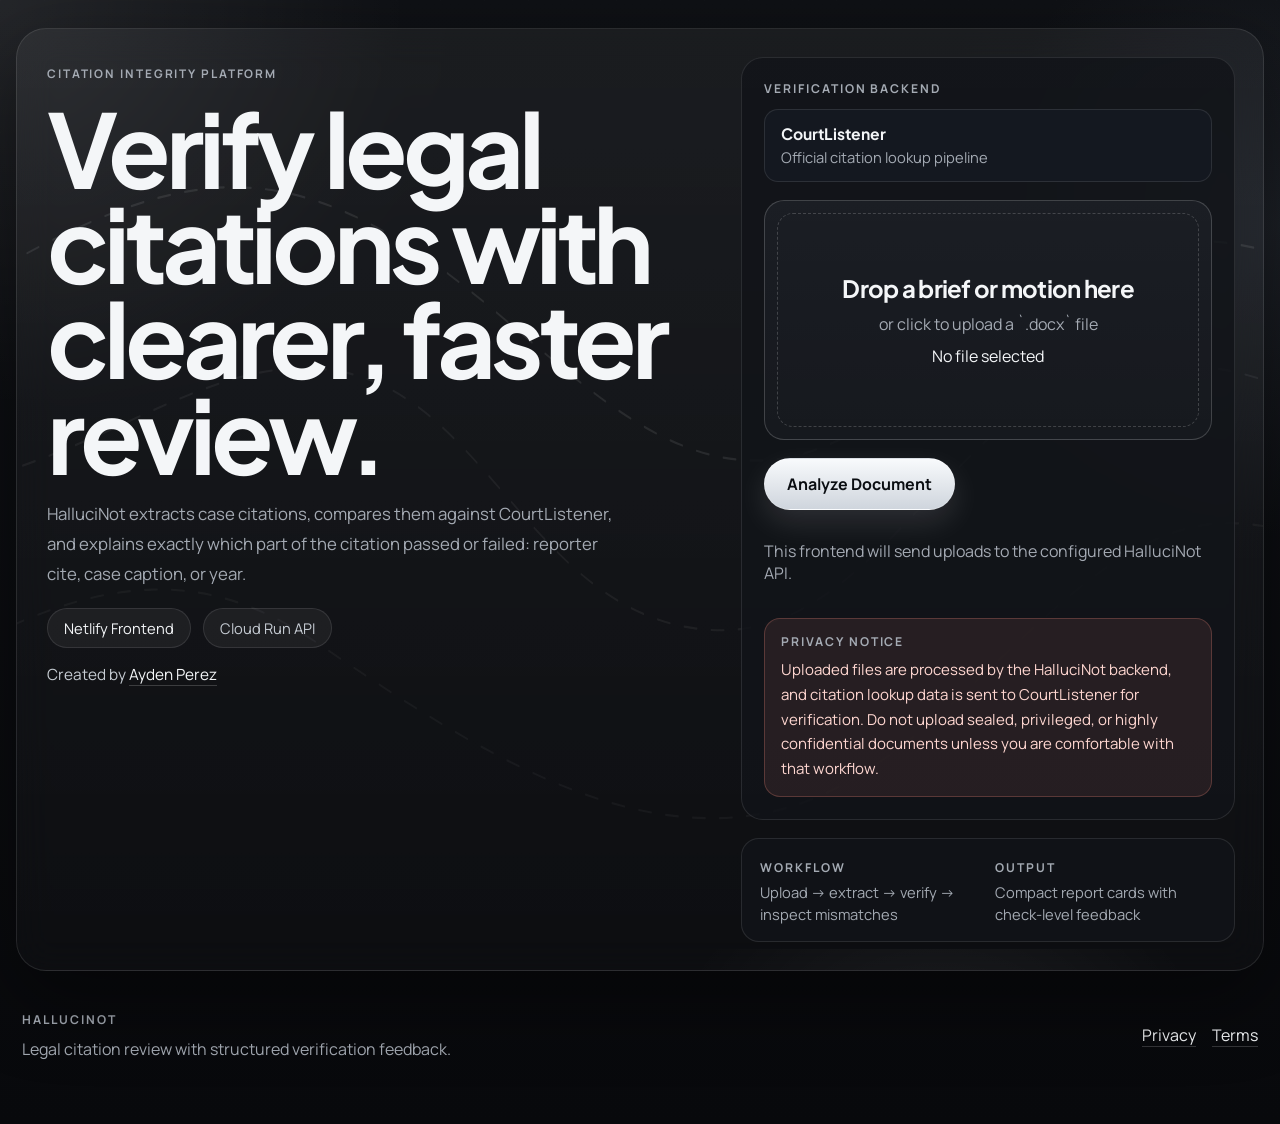
<file: frontend/index.html>
<!doctype html>
<html lang="en">
  <head>
    <meta charset="utf-8">
    <meta name="viewport" content="width=device-width, initial-scale=1">
    <title>HalluciNot</title>
    <link rel="stylesheet" href="./styles.css">
  </head>
  <body>
    <main class="app-shell">
      <section class="hero-panel panel">
        <div class="hero-background" aria-hidden="true">
          <svg viewBox="0 0 1200 520" preserveAspectRatio="none">
            <path d="M-40 140C132 82 228 70 360 114C490 157 592 245 726 238C861 231 947 130 1110 118C1222 110 1328 156 1370 180" />
            <path d="M-20 246C118 222 206 176 318 190C456 208 502 326 668 332C828 338 904 202 1056 188C1180 176 1276 208 1350 246" />
            <path d="M-80 352C86 296 186 300 286 338C430 394 582 452 730 432C894 410 1000 286 1144 274C1246 266 1336 310 1398 344" />
          </svg>
        </div>
        <div class="hero-copy">
          <p class="kicker">Citation Integrity Platform</p>
          <h1>Verify legal citations with clearer, faster review.</h1>
          <p class="hero-text">
            HalluciNot extracts case citations, compares them against CourtListener, and explains exactly
            which part of the citation passed or failed: reporter cite, case caption, or year.
          </p>
          <div class="hero-pills">
            <span class="hero-pill">Netlify Frontend</span>
            <span class="hero-pill muted-pill">Cloud Run API</span>
          </div>
          <p class="hero-credit">
            Created by
            <a href="https://www.linkedin.com/in/ayden-perez-929ab4307/" target="_blank" rel="noreferrer">Ayden Perez</a>
          </p>
        </div>

        <aside class="control-panel">
          <form id="analyze-form" class="uploader-form">
            <div class="field fixed-backend">
              <span class="field-label">Verification backend</span>
              <div class="backend-lockup">
                <strong>CourtListener</strong>
                <span>Official citation lookup pipeline</span>
              </div>
            </div>

            <label class="dropzone" for="document">
              <input id="document" name="document" type="file" accept=".docx" required>
              <span class="dropzone-grid"></span>
              <div class="dropzone-copy">
                <strong>Drop a brief or motion here</strong>
                <span>or click to upload a `.docx` file</span>
                <em id="file-name">No file selected</em>
              </div>
            </label>

            <div class="actions">
              <button type="submit">Analyze Document</button>
              <p class="hint" id="api-status">This frontend will send uploads to the configured HalluciNot API.</p>
            </div>

            <div class="privacy-notice" role="note" aria-label="Privacy notice">
              <span class="section-label">Privacy Notice</span>
              <p>
                Uploaded files are processed by the HalluciNot backend, and citation lookup data is sent
                to CourtListener for verification. Do not upload sealed, privileged, or highly confidential documents
                unless you are comfortable with that workflow.
              </p>
            </div>
          </form>

          <div class="micro-panel">
            <div>
              <span class="micro-label">Workflow</span>
              <p>Upload → extract → verify → inspect mismatches</p>
            </div>
            <div>
              <span class="micro-label">Output</span>
              <p>Compact report cards with check-level feedback</p>
            </div>
          </div>
        </aside>
      </section>

      <section id="error-box" class="panel error-panel hidden"></section>

      <section id="results-shell" class="results-shell hidden">
        <section class="summary-band" id="stats-grid"></section>

        <section class="report-panel panel">
          <div class="report-header">
            <div>
              <p class="kicker report-kicker">Results · CourtListener</p>
              <h2>Citation Report</h2>
              <p class="report-subtitle">Each citation card shows the citation text, the matched case, and the exact checks used to verify or reject it.</p>
            </div>
            <button id="download-json" class="secondary" type="button">Download JSON</button>
          </div>

          <div class="results-controls">
            <div class="legend">
              <span class="legend-dot verified"></span><span>Verified</span>
              <span class="legend-dot rejected"></span><span>Rejected</span>
              <span class="legend-dot ambiguous"></span><span>Ambiguous</span>
              <span class="legend-dot neutral"></span><span>Not Found / Other</span>
            </div>
            <p class="results-note">Long captions and verification evidence are compressed into cards instead of overflowing into a raw table.</p>
          </div>

          <div id="results-body" class="results-grid"></div>
        </section>
      </section>

      <footer class="site-footer">
        <div class="footer-copy">
          <span class="section-label">HalluciNot</span>
          <p>Legal citation review with structured verification feedback.</p>
        </div>
        <nav class="footer-links" aria-label="Legal">
          <a href="./privacy.html">Privacy</a>
          <a href="./terms.html">Terms</a>
        </nav>
      </footer>
    </main>

    <div id="loading-overlay" class="loading-overlay hidden" aria-live="polite" aria-busy="true">
      <div class="loading-card">
        <div class="loading-spinner"></div>
        <strong>Analyzing document</strong>
        <p>Extracting citations, checking CourtListener, and building your report.</p>
      </div>
    </div>

    <script src="./config.js"></script>
    <script src="./app.js"></script>
  </body>
</html>
</file>
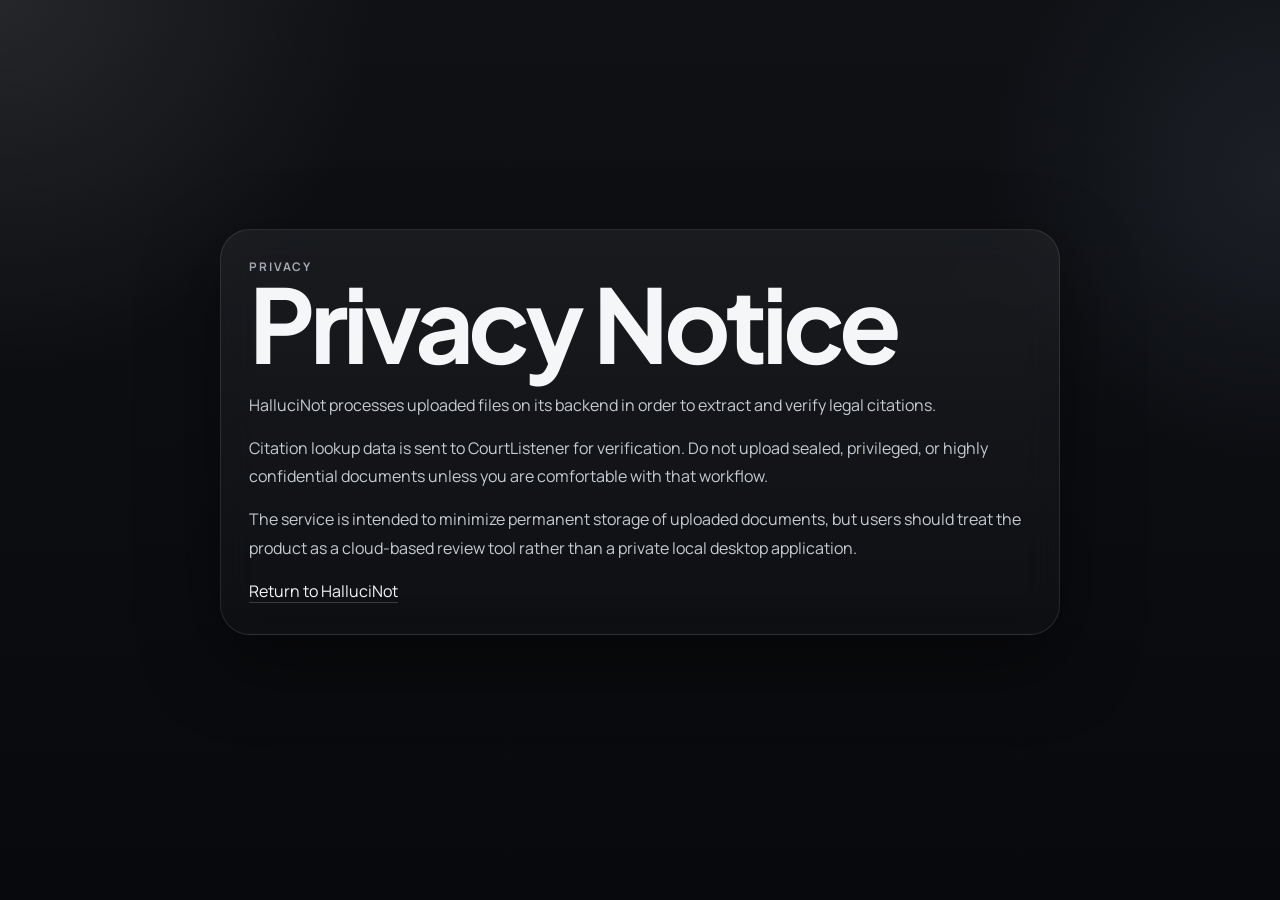
<file: frontend/privacy.html>
<!doctype html>
<html lang="en">
  <head>
    <meta charset="utf-8">
    <meta name="viewport" content="width=device-width, initial-scale=1">
    <title>HalluciNot Privacy</title>
    <link rel="stylesheet" href="./styles.css">
  </head>
  <body>
    <main class="app-shell legal-shell">
      <section class="panel legal-panel">
        <p class="kicker">Privacy</p>
        <h1>Privacy Notice</h1>
        <div class="legal-copy">
          <p>HalluciNot processes uploaded files on its backend in order to extract and verify legal citations.</p>
          <p>Citation lookup data is sent to CourtListener for verification. Do not upload sealed, privileged, or highly confidential documents unless you are comfortable with that workflow.</p>
          <p>The service is intended to minimize permanent storage of uploaded documents, but users should treat the product as a cloud-based review tool rather than a private local desktop application.</p>
          <p><a href="./index.html">Return to HalluciNot</a></p>
        </div>
      </section>
    </main>
  </body>
</html>
</file>
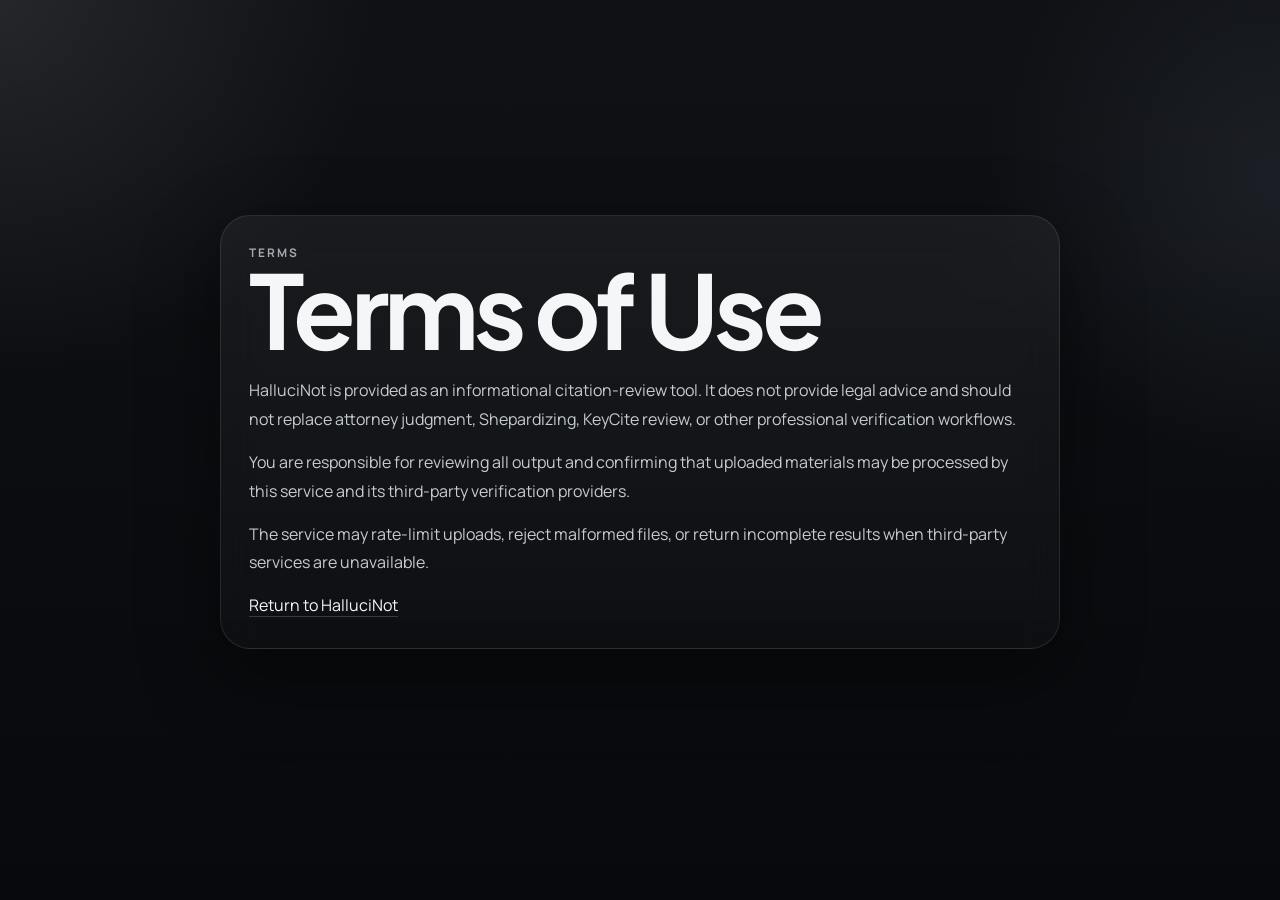
<file: frontend/terms.html>
<!doctype html>
<html lang="en">
  <head>
    <meta charset="utf-8">
    <meta name="viewport" content="width=device-width, initial-scale=1">
    <title>HalluciNot Terms</title>
    <link rel="stylesheet" href="./styles.css">
  </head>
  <body>
    <main class="app-shell legal-shell">
      <section class="panel legal-panel">
        <p class="kicker">Terms</p>
        <h1>Terms of Use</h1>
        <div class="legal-copy">
          <p>HalluciNot is provided as an informational citation-review tool. It does not provide legal advice and should not replace attorney judgment, Shepardizing, KeyCite review, or other professional verification workflows.</p>
          <p>You are responsible for reviewing all output and confirming that uploaded materials may be processed by this service and its third-party verification providers.</p>
          <p>The service may rate-limit uploads, reject malformed files, or return incomplete results when third-party services are unavailable.</p>
          <p><a href="./index.html">Return to HalluciNot</a></p>
        </div>
      </section>
    </main>
  </body>
</html>
</file>
<file: frontend/styles.css>
@import url("https://fonts.googleapis.com/css2?family=Plus+Jakarta+Sans:wght@400;500;600;700;800&family=Manrope:wght@400;500;600;700&display=swap");

:root {
  color-scheme: light;
  --bg: #0b0d10;
  --bg-soft: #111418;
  --panel: rgba(18, 21, 26, 0.84);
  --panel-strong: rgba(23, 26, 32, 0.94);
  --panel-muted: rgba(255, 255, 255, 0.04);
  --line: rgba(255, 255, 255, 0.1);
  --line-strong: rgba(255, 255, 255, 0.18);
  --text: #f4f6f8;
  --muted: #a4aab3;
  --muted-strong: #c6ccd3;
  --accent: #d9dde2;
  --accent-soft: rgba(255, 255, 255, 0.08);
  --verified: #8ad6b2;
  --verified-bg: rgba(138, 214, 178, 0.12);
  --rejected: #ff8f84;
  --rejected-bg: rgba(255, 143, 132, 0.12);
  --ambiguous: #f1c87d;
  --ambiguous-bg: rgba(241, 200, 125, 0.12);
  --neutral: #9ea5ae;
  --neutral-bg: rgba(158, 165, 174, 0.14);
  --shadow-lg: 0 28px 80px rgba(0, 0, 0, 0.44);
  --shadow-md: 0 16px 42px rgba(0, 0, 0, 0.28);
  --radius-xl: 30px;
  --radius-lg: 22px;
  --radius-md: 16px;
  --grid: linear-gradient(rgba(255, 255, 255, 0.035) 1px, transparent 1px),
    linear-gradient(90deg, rgba(255, 255, 255, 0.035) 1px, transparent 1px);
}

* {
  box-sizing: border-box;
}

html {
  scroll-behavior: smooth;
}

body {
  margin: 0;
  min-height: 100vh;
  font-family: "Manrope", sans-serif;
  color: var(--text);
  background:
    radial-gradient(circle at top left, rgba(255, 255, 255, 0.09), transparent 24%),
    radial-gradient(circle at right 20%, rgba(93, 104, 120, 0.18), transparent 20%),
    linear-gradient(180deg, #0f1115 0%, #08090c 100%);
}

body::before {
  content: "";
  position: fixed;
  inset: 0;
  pointer-events: none;
  opacity: 0.28;
  background-image: var(--grid);
  background-size: 44px 44px;
  mask-image: linear-gradient(180deg, rgba(255, 255, 255, 0.7), transparent 92%);
}

.app-shell {
  width: min(1320px, calc(100% - 32px));
  margin: 0 auto;
  padding: 28px 0 64px;
}

.panel {
  position: relative;
  overflow: hidden;
  border: 1px solid var(--line);
  border-radius: var(--radius-xl);
  background: linear-gradient(180deg, rgba(255, 255, 255, 0.05), rgba(255, 255, 255, 0.02));
  box-shadow: var(--shadow-lg);
  backdrop-filter: blur(18px);
}

.hero-panel {
  display: grid;
  grid-template-columns: minmax(0, 1.15fr) minmax(360px, 0.85fr);
  gap: 28px;
  padding: 28px;
}

.hero-background {
  position: absolute;
  inset: 0;
  overflow: hidden;
  pointer-events: none;
  opacity: 0.55;
}

.hero-background svg {
  width: 100%;
  height: 100%;
}

.hero-background path {
  fill: none;
  stroke: rgba(255, 255, 255, 0.16);
  stroke-width: 1.2;
  stroke-linecap: round;
  stroke-dasharray: 12 14;
  animation: path-drift 18s ease-in-out infinite alternate;
}

.hero-background path:nth-child(2) {
  stroke: rgba(255, 255, 255, 0.1);
  animation-duration: 21s;
}

.hero-background path:nth-child(3) {
  stroke: rgba(255, 255, 255, 0.07);
  animation-duration: 24s;
}

.hero-panel::after {
  content: "";
  position: absolute;
  inset: auto -12% -36% 36%;
  height: 360px;
  background: radial-gradient(circle, rgba(255, 255, 255, 0.08), transparent 58%);
  pointer-events: none;
}

.hero-copy,
.control-panel {
  position: relative;
  z-index: 1;
}

.hero-copy {
  display: grid;
  gap: 18px;
  padding: 8px 8px 8px 2px;
  align-content: start;
}

.kicker {
  margin: 0;
  color: var(--muted);
  text-transform: uppercase;
  letter-spacing: 0.16em;
  font-size: 0.74rem;
  font-weight: 700;
}

h1,
h2,
h3,
strong {
  font-family: "Plus Jakarta Sans", sans-serif;
}

h1 {
  margin: 0;
  max-width: 11ch;
  font-size: clamp(3.3rem, 8vw, 6.4rem);
  line-height: 0.93;
  letter-spacing: -0.05em;
}

h2 {
  margin: 0;
  font-size: clamp(1.8rem, 3vw, 2.6rem);
  line-height: 1;
  letter-spacing: -0.04em;
}

.hero-text,
.report-subtitle,
.hint,
.results-note,
.raw-citation,
.footer-block p,
.check-summary,
.check-copy p,
.micro-panel p {
  color: var(--muted);
}

.hero-text {
  margin: 0;
  max-width: 58ch;
  font-size: 1.05rem;
  line-height: 1.8;
}

.hero-pills {
  display: flex;
  flex-wrap: wrap;
  gap: 12px;
}

.hero-credit {
  margin: -2px 0 0;
  color: var(--muted-strong);
  font-size: 0.96rem;
}

.hero-credit a {
  color: var(--text);
  text-decoration: none;
  border-bottom: 1px solid rgba(255, 255, 255, 0.18);
  transition: border-color 160ms ease, color 160ms ease;
}

.hero-credit a:hover {
  border-color: rgba(255, 255, 255, 0.5);
}

.hero-pill {
  display: inline-flex;
  align-items: center;
  gap: 8px;
  min-height: 40px;
  padding: 0 16px;
  border: 1px solid var(--line);
  border-radius: 999px;
  background: rgba(255, 255, 255, 0.05);
  color: var(--text);
  font-size: 0.92rem;
}

.muted-pill {
  color: var(--muted-strong);
}

.control-panel {
  display: grid;
  gap: 18px;
}

.uploader-form,
.micro-panel,
.report-panel {
  background: var(--panel);
}

.uploader-form {
  display: grid;
  gap: 18px;
  padding: 22px;
  border: 1px solid var(--line);
  border-radius: var(--radius-lg);
}

.field {
  display: grid;
  gap: 10px;
}

.fixed-backend {
  gap: 12px;
}

.backend-lockup {
  display: grid;
  gap: 4px;
  padding: 14px 16px;
  border: 1px solid var(--line);
  border-radius: 14px;
  background: #141820;
}

.backend-lockup strong {
  font-size: 0.98rem;
}

.backend-lockup span {
  color: var(--muted);
  font-size: 0.92rem;
}

.field-label,
.section-label,
.micro-label {
  font-size: 0.76rem;
  text-transform: uppercase;
  letter-spacing: 0.16em;
  color: var(--muted);
  font-weight: 700;
}

select,
button {
  font: inherit;
}

select {
  width: 100%;
  padding: 14px 16px;
  color: var(--text);
  border: 1px solid var(--line);
  border-radius: 14px;
  background: #141820;
  outline: none;
}

select:focus-visible,
button:focus-visible,
.dropzone:focus-within {
  outline: 2px solid rgba(255, 255, 255, 0.55);
  outline-offset: 2px;
}

.dropzone {
  position: relative;
  display: grid;
  place-items: center;
  min-height: 240px;
  padding: 24px;
  border: 1px solid var(--line-strong);
  border-radius: 20px;
  background:
    linear-gradient(180deg, rgba(255, 255, 255, 0.045), rgba(255, 255, 255, 0.018)),
    #11141a;
  cursor: pointer;
  transition: transform 220ms ease-out, border-color 220ms ease-out, box-shadow 220ms ease-out;
}

.dropzone:hover {
  transform: translateY(-2px);
  border-color: rgba(255, 255, 255, 0.22);
  box-shadow: var(--shadow-md);
}

.dropzone input {
  display: none;
}

.dropzone-grid {
  position: absolute;
  inset: 12px;
  border: 1px dashed rgba(255, 255, 255, 0.18);
  border-radius: 16px;
  background-image: radial-gradient(rgba(255, 255, 255, 0.08) 0.7px, transparent 0.7px);
  background-size: 14px 14px;
}

.dropzone-copy {
  position: relative;
  z-index: 1;
  display: grid;
  gap: 10px;
  text-align: center;
}

.dropzone strong {
  font-size: 1.5rem;
  letter-spacing: -0.03em;
}

.dropzone span {
  color: var(--muted);
}

#file-name {
  font-style: normal;
  color: var(--text);
}

.actions {
  display: grid;
  gap: 14px;
}

.privacy-notice {
  display: grid;
  gap: 8px;
  padding: 14px 16px;
  border: 1px solid rgba(255, 143, 132, 0.24);
  border-radius: 16px;
  background: rgba(255, 143, 132, 0.09);
}

.privacy-notice p {
  margin: 0;
  color: #ffd7d1;
  line-height: 1.65;
  font-size: 0.94rem;
}

button {
  cursor: pointer;
  transition: transform 180ms ease-out, background-color 180ms ease-out, border-color 180ms ease-out, color 180ms ease-out, box-shadow 180ms ease-out;
}

button:hover {
  transform: translateY(-1px);
}

button[type="submit"] {
  justify-self: start;
  padding: 14px 22px;
  border: 1px solid rgba(255, 255, 255, 0.18);
  border-radius: 999px;
  color: #0a0d11;
  background: linear-gradient(180deg, #f8fafc 0%, #cfd5dd 100%);
  box-shadow: 0 12px 30px rgba(255, 255, 255, 0.12);
  font-weight: 700;
}

button.secondary {
  padding: 12px 18px;
  border: 1px solid var(--line);
  border-radius: 999px;
  background: rgba(255, 255, 255, 0.04);
  color: var(--text);
}

.micro-panel {
  display: grid;
  grid-template-columns: repeat(2, minmax(0, 1fr));
  gap: 14px;
  padding: 16px 18px;
  border: 1px solid var(--line);
  border-radius: 18px;
}

.micro-panel p {
  margin: 4px 0 0;
  font-size: 0.92rem;
  line-height: 1.5;
}

.error-panel {
  margin-top: 18px;
  padding: 18px 20px;
  border-color: rgba(255, 143, 132, 0.28);
  background: rgba(255, 143, 132, 0.08);
  color: #ffd0cb;
}

.results-shell {
  margin-top: 22px;
  display: grid;
  gap: 22px;
}

.summary-band {
  display: grid;
  grid-template-columns: repeat(8, minmax(0, 1fr));
  gap: 12px;
}

.metric-card {
  padding: 16px 18px;
  border: 1px solid var(--line);
  border-radius: 18px;
  background: var(--panel);
  box-shadow: var(--shadow-md);
}

.metric-card span {
  display: block;
  margin-bottom: 12px;
  color: var(--muted);
  font-size: 0.76rem;
  letter-spacing: 0.12em;
  text-transform: uppercase;
  font-weight: 700;
}

.metric-card strong {
  font-size: clamp(1.6rem, 2.8vw, 2.3rem);
  line-height: 1;
  letter-spacing: -0.04em;
}

.report-panel {
  padding: 26px;
  border: 1px solid var(--line);
  border-radius: var(--radius-xl);
}

.report-header {
  display: flex;
  justify-content: space-between;
  align-items: end;
  gap: 20px;
  margin-bottom: 18px;
}

.report-subtitle {
  margin: 10px 0 0;
  max-width: 64ch;
  line-height: 1.7;
}

.results-controls {
  display: flex;
  justify-content: space-between;
  align-items: center;
  gap: 18px;
  padding: 14px 0 20px;
  border-top: 1px solid var(--line);
  border-bottom: 1px solid var(--line);
}

.legend {
  display: flex;
  flex-wrap: wrap;
  gap: 10px 18px;
  align-items: center;
  color: var(--muted-strong);
  font-size: 0.92rem;
}

.legend-dot {
  display: inline-block;
  width: 10px;
  height: 10px;
  margin-right: 8px;
  border-radius: 999px;
}

.legend-dot.verified { background: var(--verified); }
.legend-dot.rejected { background: var(--rejected); }
.legend-dot.ambiguous { background: var(--ambiguous); }
.legend-dot.neutral { background: var(--neutral); }

.results-grid {
  display: grid;
  gap: 18px;
  margin-top: 22px;
}

.result-card {
  position: relative;
  display: grid;
  gap: 18px;
  padding: 22px;
  border: 1px solid var(--line);
  border-radius: 24px;
  background:
    linear-gradient(180deg, rgba(255, 255, 255, 0.05), rgba(255, 255, 255, 0.02)),
    var(--panel-strong);
  box-shadow: var(--shadow-md);
  transform: translateY(10px);
  opacity: 0;
  animation: card-enter 420ms var(--delay, 0ms) ease-out forwards;
  transition: transform 220ms ease-out, border-color 220ms ease-out, box-shadow 220ms ease-out, background-color 220ms ease-out;
}

.result-card::before {
  content: "";
  position: absolute;
  inset: 0 auto 0 0;
  width: 3px;
  border-radius: 24px 0 0 24px;
  background: var(--neutral);
}

.result-card.status-verified::before { background: var(--verified); }
.result-card.status-rejected::before { background: var(--rejected); }
.result-card.status-ambiguous::before { background: var(--ambiguous); }

.result-card[open] {
  border-color: var(--line-strong);
}

.result-card:hover {
  transform: translateY(-2px) scale(1.005);
  border-color: rgba(255, 255, 255, 0.2);
  box-shadow: 0 24px 56px rgba(0, 0, 0, 0.34);
}

.card-topline,
.card-primary,
.card-grid,
.card-footer {
  position: relative;
  z-index: 1;
}

.card-summary {
  display: grid;
  grid-template-columns: minmax(0, 1.15fr) minmax(320px, 0.95fr) minmax(240px, 0.7fr);
  gap: 14px;
  align-items: start;
  cursor: pointer;
  list-style: none;
}

.card-summary::-webkit-details-marker {
  display: none;
}

.card-summary::marker {
  display: none;
  content: "";
}

.summary-left,
.summary-mid,
.summary-right {
  display: grid;
  gap: 12px;
}

.summary-left {
  grid-template-columns: auto minmax(0, 1fr);
  align-items: start;
}

.summary-mid {
  grid-template-columns: repeat(2, minmax(0, 1fr));
}

.summary-right {
  align-content: space-between;
  justify-items: end;
}

.compact-card,
.decision-snippet,
.inline-panel {
  padding: 12px 14px;
  border: 1px solid var(--line);
  border-radius: 16px;
  background: rgba(255, 255, 255, 0.025);
  min-height: 100%;
}

.status-pill,
.mini-pill {
  display: inline-flex;
  align-items: center;
  justify-content: center;
  min-height: 30px;
  padding: 0 12px;
  border-radius: 999px;
  font-size: 0.78rem;
  font-weight: 700;
  letter-spacing: 0.04em;
  text-transform: uppercase;
}

.status-pill-verified,
.mini-pill-matched {
  color: var(--verified);
  background: var(--verified-bg);
}

.status-pill-rejected,
.mini-pill-mismatched {
  color: var(--rejected);
  background: var(--rejected-bg);
}

.status-pill-ambiguous {
  color: var(--ambiguous);
  background: var(--ambiguous-bg);
}

.status-pill-not_found,
.status-pill-not_checked,
.status-pill-invalid,
.status-pill-rate_limited,
.mini-pill-not_checked,
.mini-pill-not_provided {
  color: var(--neutral);
  background: var(--neutral-bg);
}

.card-index {
  color: rgba(255, 255, 255, 0.3);
  font-size: 0.8rem;
  letter-spacing: 0.14em;
  text-transform: uppercase;
}

.citation-block h3 {
  margin: 8px 0 10px;
  font-size: clamp(1.4rem, 2.6vw, 2rem);
  line-height: 1.05;
  letter-spacing: -0.04em;
}

.raw-citation,
.summary-block p,
.case-name,
.meta-line,
.check-summary,
.check-copy p,
.inline-list p,
blockquote {
  margin: 0;
  line-height: 1.62;
}

.case-name {
  color: var(--text);
  font-weight: 600;
}

.decision-snippet p {
  margin: 8px 0 0;
}

.meta-line {
  display: flex;
  justify-content: space-between;
  gap: 14px;
  color: var(--muted);
  font-size: 0.92rem;
}

.meta-line strong {
  color: var(--text);
  font-size: 0.94rem;
  text-align: right;
}

.card-content {
  display: grid;
  gap: 14px;
  padding-top: 16px;
  margin-top: 16px;
  border-top: 1px solid var(--line);
}

.card-rail {
  display: grid;
  grid-template-columns: minmax(0, 1.3fr) minmax(320px, 0.7fr);
  gap: 14px;
}

.checks-panel,
.meta-panel {
  display: grid;
  gap: 12px;
}

.meta-grid {
  display: grid;
  gap: 10px;
}

.check-list,
.inline-list {
  display: grid;
  gap: 10px;
  margin: 0;
  padding: 0;
  list-style: none;
}

.check-list {
  grid-template-columns: repeat(3, minmax(0, 1fr));
}

.check-item {
  padding: 12px;
  border: 1px solid var(--line);
  border-radius: 14px;
  background: rgba(255, 255, 255, 0.025);
}

.check-header {
  display: flex;
  justify-content: space-between;
  align-items: center;
  gap: 10px;
  margin-bottom: 8px;
}

.check-copy {
  display: grid;
  gap: 4px;
  margin-top: 8px;
}

.check-copy span {
  color: var(--muted);
  font-size: 0.72rem;
  letter-spacing: 0.12em;
  text-transform: uppercase;
}

.check-summary {
  margin-top: 8px;
  color: var(--muted);
  font-size: 0.92rem;
}

.card-footer {
  display: grid;
  grid-template-columns: repeat(auto-fit, minmax(240px, 1fr));
  gap: 14px;
}

.footer-block {
  padding: 14px 16px;
  border: 1px solid var(--line);
  border-radius: 18px;
  background: rgba(255, 255, 255, 0.025);
}

blockquote {
  padding-left: 14px;
  border-left: 2px solid rgba(255, 255, 255, 0.16);
  color: var(--muted-strong);
}

.inline-list li {
  display: grid;
  gap: 4px;
}

.inline-meta {
  margin-left: 8px;
  color: var(--muted);
  font-size: 0.9rem;
}

.empty-copy {
  margin: 0;
  color: var(--muted);
}

.hidden {
  display: none;
}

.site-footer {
  display: flex;
  justify-content: space-between;
  align-items: center;
  gap: 18px;
  margin-top: 22px;
  padding: 18px 6px 0;
}

.site-footer p {
  margin: 6px 0 0;
  color: var(--muted);
}

.footer-copy {
  display: grid;
  gap: 4px;
}

.footer-links {
  display: flex;
  gap: 16px;
  flex-wrap: wrap;
}

.footer-links a,
.legal-copy a {
  color: var(--text);
  text-decoration: none;
  border-bottom: 1px solid rgba(255, 255, 255, 0.18);
}

.footer-links a:hover,
.legal-copy a:hover {
  border-color: rgba(255, 255, 255, 0.5);
}

.legal-shell {
  min-height: 100vh;
  display: grid;
  place-items: center;
}

.legal-panel {
  max-width: 840px;
  padding: 28px;
}

.legal-copy {
  display: grid;
  gap: 14px;
  margin-top: 20px;
}

.legal-copy p {
  margin: 0;
  color: var(--muted-strong);
  line-height: 1.8;
}

.loading-overlay {
  position: fixed;
  inset: 0;
  display: grid;
  place-items: center;
  padding: 20px;
  background: rgba(6, 8, 11, 0.62);
  backdrop-filter: blur(10px);
  z-index: 20;
}

.loading-overlay.hidden {
  display: none;
}

.loading-card {
  display: grid;
  gap: 12px;
  width: min(420px, 100%);
  padding: 24px;
  border: 1px solid var(--line-strong);
  border-radius: 22px;
  background: rgba(18, 21, 26, 0.94);
  box-shadow: var(--shadow-lg);
  text-align: center;
}

.loading-card p {
  margin: 0;
  color: var(--muted);
  line-height: 1.65;
}

.loading-spinner {
  width: 42px;
  height: 42px;
  margin: 0 auto;
  border-radius: 999px;
  border: 2px solid rgba(255, 255, 255, 0.14);
  border-top-color: rgba(255, 255, 255, 0.85);
  animation: spin 880ms linear infinite;
}

button:disabled {
  cursor: progress;
  opacity: 0.72;
  transform: none;
}

@keyframes card-enter {
  from {
    opacity: 0;
    transform: translateY(14px);
  }
  to {
    opacity: 1;
    transform: translateY(0);
  }
}

@keyframes path-drift {
  from {
    transform: translate3d(0, 0, 0);
    opacity: 0.72;
  }
  to {
    transform: translate3d(-28px, 10px, 0);
    opacity: 1;
  }
}

@keyframes spin {
  from {
    transform: rotate(0deg);
  }
  to {
    transform: rotate(360deg);
  }
}

@media (max-width: 1180px) {
  .hero-panel {
    grid-template-columns: 1fr;
  }

  .summary-band {
    grid-template-columns: repeat(4, minmax(0, 1fr));
  }

  .card-summary,
  .card-rail {
    grid-template-columns: 1fr;
  }

  .summary-mid,
  .check-list {
    grid-template-columns: 1fr 1fr;
  }
}

@media (max-width: 760px) {
  .app-shell {
    width: min(100% - 20px, 1320px);
    padding-top: 20px;
  }

  .hero-panel,
  .report-panel {
    padding: 18px;
  }

  h1 {
    max-width: 11ch;
    font-size: clamp(2.6rem, 14vw, 4.4rem);
  }

  .summary-band {
    grid-template-columns: repeat(2, minmax(0, 1fr));
  }

  .micro-panel,
  .card-footer {
    grid-template-columns: 1fr;
  }

  .report-header,
  .results-controls {
    flex-direction: column;
    align-items: start;
  }

  .site-footer {
    flex-direction: column;
    align-items: start;
  }

  .summary-left,
  .summary-mid,
  .check-list {
    grid-template-columns: 1fr;
  }

  .summary-right {
    justify-items: start;
  }

  .result-card {
    padding: 18px;
  }

  .status-pill,
  .mini-pill {
    white-space: nowrap;
  }
}

@media (prefers-reduced-motion: reduce) {
  html {
    scroll-behavior: auto;
  }

  *,
  *::before,
  *::after {
    animation: none !important;
    transition: none !important;
  }

  .result-card {
    opacity: 1;
    transform: none;
  }
}
</file>
